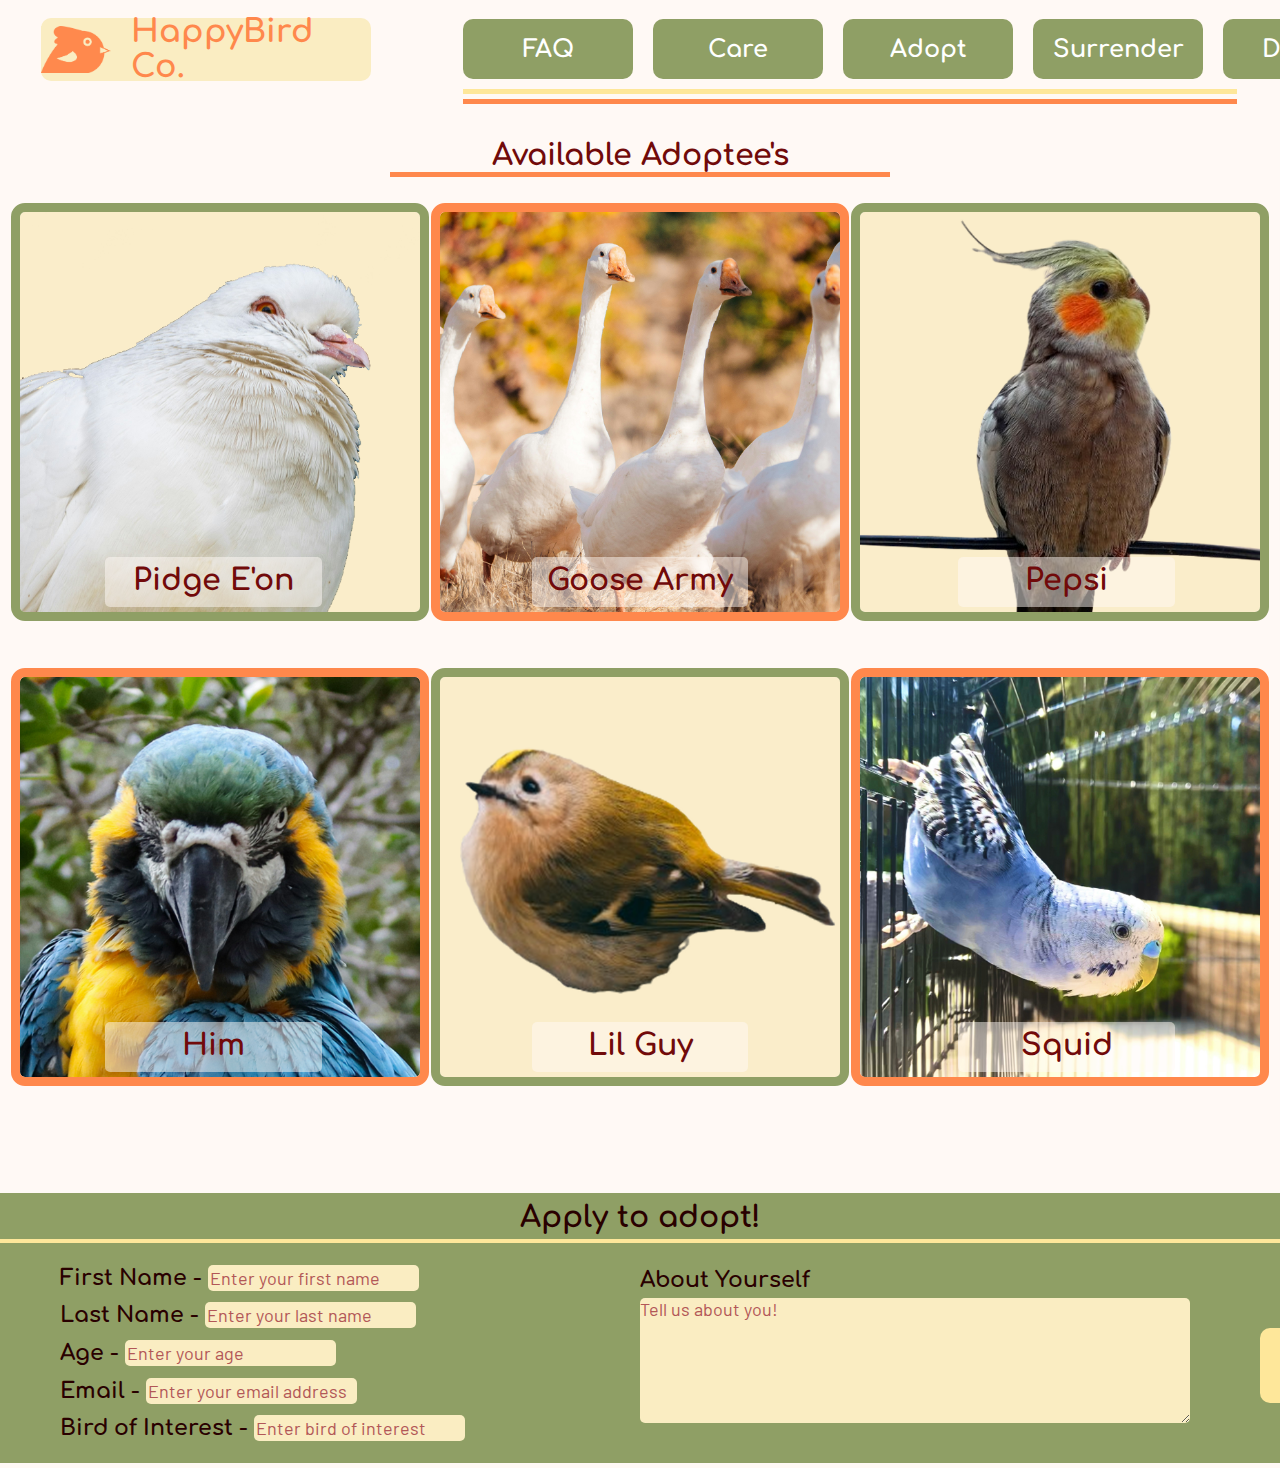
<file: adopt.html>
<!DOCTYPE html>
<html lang="en">
<head>
    <meta charset="UTF-8">
    <meta name="viewport" content="width=device-width, initial-scale=1.0">
    <title>Adopt</title>
    <link href="css/adopt.css" rel="stylesheet" type="text/css">
    <!-- comfortaa font, for headings -->
		<style>
			@import url('https://fonts.googleapis.com/css2?family=Comfortaa:wght@300..700&display=swap');
			</style>
		<!-- barlow font, for body -->
		<style>
			@import url('https://fonts.googleapis.com/css2?family=Barlow:ital,wght@0,100;0,200;0,300;0,400;0,500;0,600;0,700;0,800;0,900;1,100;1,200;1,300;1,400;1,500;1,600;1,700;1,800;1,900&family=Comfortaa:wght@300..700&display=swap');
		</style>
</head>
<body>
<!-- Header includes company name, logo, and nav -->
<header>
    <div id="headerdiv">
    <div id="logo">
        <img src="images/happy-bird-logo.png" alt="happy bird logo">
        <a href="index.html"><h1 class="comfortaa-uniquifier">HappyBird Co.</h1></a>
    </div>
    <div id="nav-and-lines">
    <nav>
        <ul class="comfortaa-uniquifier">
            <li><a href="faq.html">FAQ</a></li>
            <li><a href="care.html">Care</a></li>
            <li><a href="adopt.html">Adopt</a></li>
            <li><a href="surrender.html">Surrender</a></li>
            <li><a href="donate.html">Donate</a></li>
        </ul>
        <div id="lines">
            <div id="line-one"></div>
            <div id="line-two"></div>
        </div>
    </nav>
    </div>
        
    </div>
</header>
<!-- Main has the available adoptees -->
<main>
    <h2 class="comfortaa-uniquifier">Available Adoptee's</h2>
    <div id="main-line1"></div>
    <div id="main-img">
        <img src="images/pigeon.png" alt="pigeon pidge e'on" class="green">
        <img src="images/goose.png" alt="geese named goose army" class="orange">
        <img src="images/cockatiel.png" alt="cockatiel named Pepsi" class="green">
    </div>
    <div class="comfortaa-uniquifier" id="main-text1">
        <p>Pidge E'on</p>
        <p>Goose Army</p>
        <p>Pepsi</p>
    </div>
    <div id="main-img2">
        <img src="images/macaw.png" alt="macaw named him" class="orange">
        <img src="images/canary.png" alt="canary named lil guy" class="green">
        <img src="images/budgie.png" alt="budgie named squid" class="orange">
    </div>
    <div class="comfortaa-uniquifier" id="main-text2">
        <p>Him</p>
        <p>Lil Guy</p>
        <p>Squid</p>
    </div>
</main>

<!-- The footer title is contained outside of the footer due to it causing too many problems being inside of it-->
<div id="footer-title">
    <h2 class="comfortaa-uniquifier">Apply to adopt!</h2>
    <div id="footer-line"></div>
</div>
<!-- Footer has adoption form -->
<footer>
    <form id="footer-form" name="adoption-form" action="#" method="post">
    <div id="form-div1">
        <div>
            <label for="first-name" class="comfortaa-uniquifier">First Name -</label>
            <input type="text" class="barlow-regular" name="first-name" id="first-name" placeholder="Enter your first name">
        </div>

        <div>
            <label for="last-name" class="comfortaa-uniquifier">Last Name -</label>
            <input type="text" class="barlow-regular" name="last-name" id="last-name" placeholder="Enter your last name">
        </div>
        
        <div>
            <label for="age" class="comfortaa-uniquifier">Age -</label>
            <input type="text" class="barlow-regular" name="age" id="age" placeholder="Enter your age">
        </div>

        <div>
            <label for="email" class="comfortaa-uniquifier">Email -</label>
            <input type="text" class="barlow-regular" name="email" id="email" placeholder="Enter your email address">
        </div>

        <div>
            <label for="bird" class="comfortaa-uniquifier">Bird of Interest -</label>
            <input type="text" class="barlow-regular" name="bird" id="bird" placeholder="Enter bird of interest">
        </div>
        </div>
        <div id="about-label-div">
            <label for="about" class="comfortaa-uniquifier">About Yourself</label>
        </div>
        <div id="about-textarea">
            <textarea class="barlow-regular" placeholder="Tell us about you!" name="about" id="about"></textarea>
        </div>
        <div id="submit">
            <input type="submit" value="Submit" class="comfortaa-uniquifier">
        </div>
    </form>
</footer>
</body>
</html>
</file>
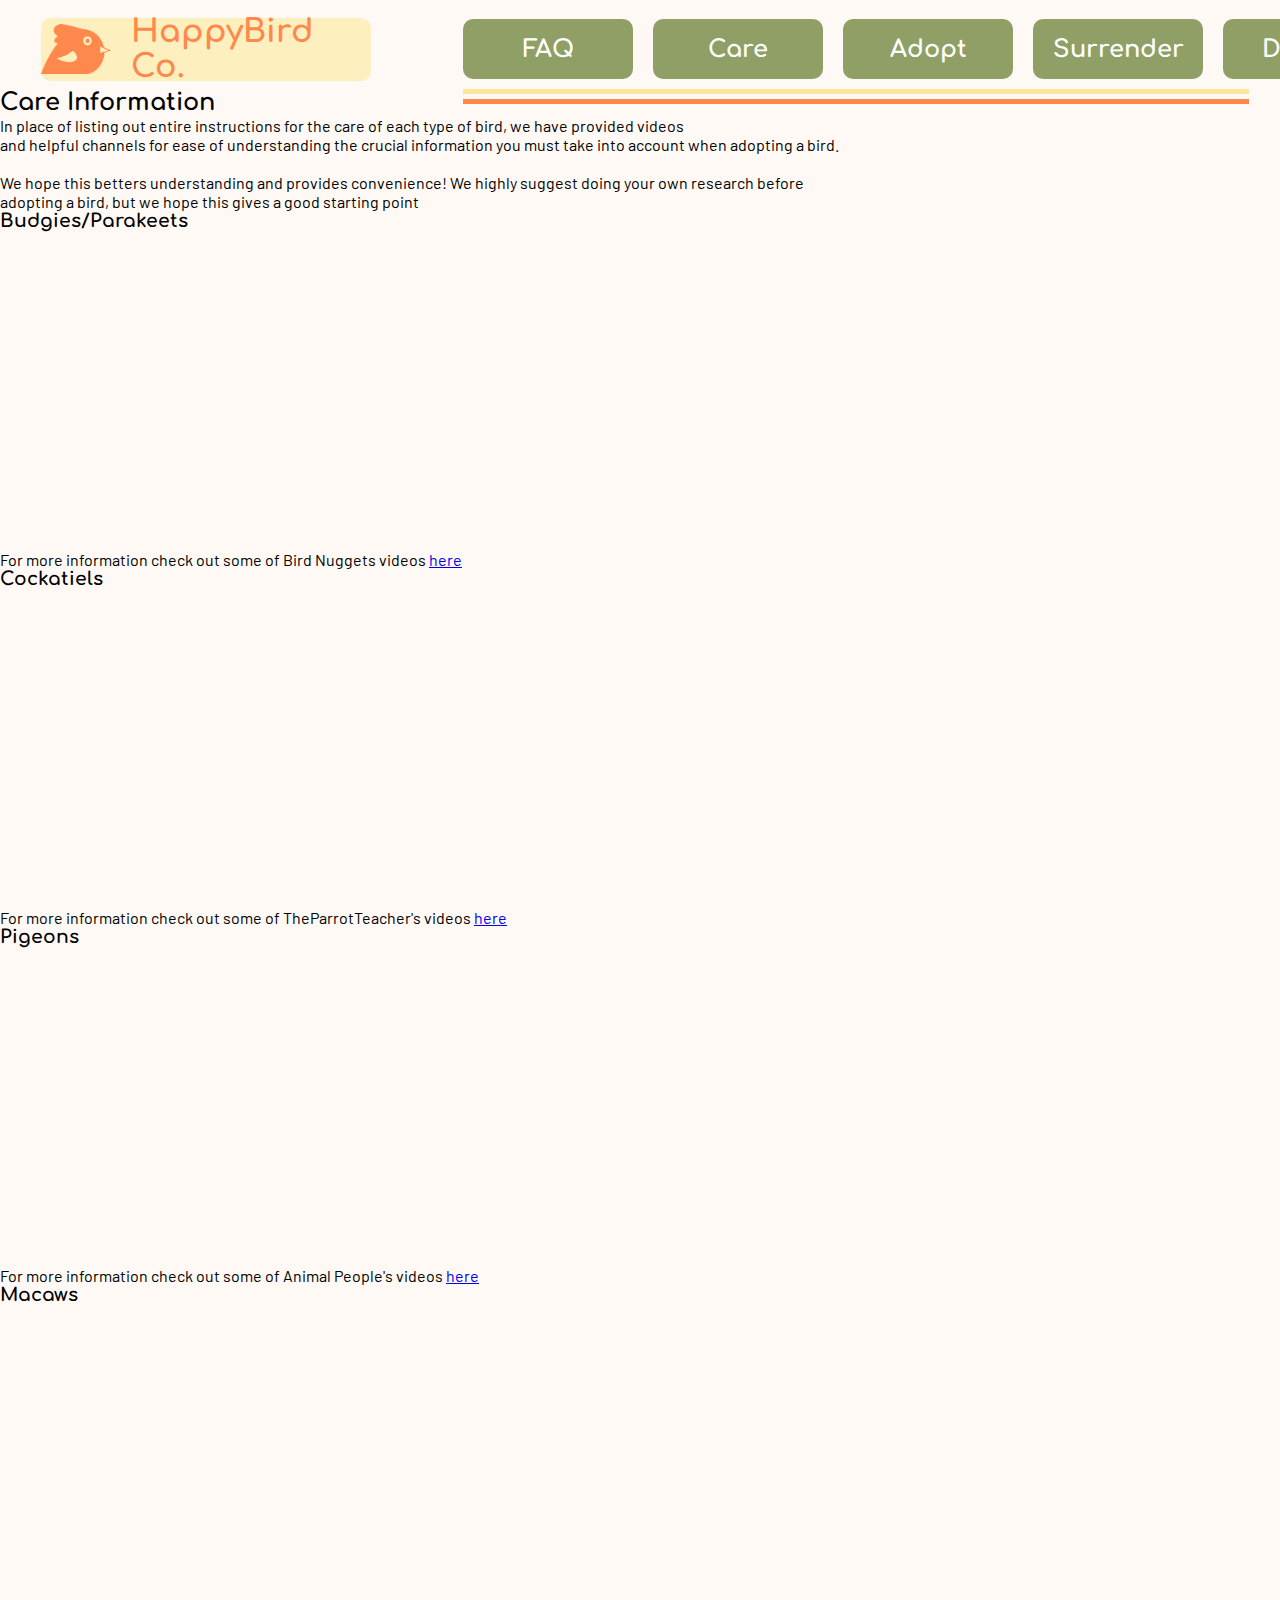
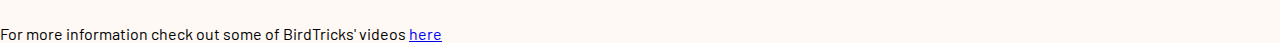
<file: care.html>
<!DOCTYPE html>
<html lang="en">
<head>
    <meta charset="UTF-8">
    <meta name="viewport" content="width=device-width, initial-scale=1.0">
    <title>Care</title>
    <link href="css/care.css" rel="stylesheet" type="text/css">
    <!-- comfortaa font, for headings -->
    <style>
        @import url('https://fonts.googleapis.com/css2?family=Comfortaa:wght@300..700&display=swap');
    </style>
    <!-- barlow font, for body -->
    <style>
        @import url('https://fonts.googleapis.com/css2?family=Barlow:ital,wght@0,100;0,200;0,300;0,400;0,500;0,600;0,700;0,800;0,900;1,100;1,200;1,300;1,400;1,500;1,600;1,700;1,800;1,900&family=Comfortaa:wght@300..700&display=swap');
    </style>
</head>
<body>
    <!-- The header includes the company name, logo, and navigation bar -->
    <header>
        <div id="headerdiv">
        <div id="logo">
            <img src="images/happy-bird-logo.png" alt="happy bird logo">
            <a href="index.html"><h1 class="comfortaa-uniquifier">HappyBird Co.</h1></a>
        </div>
        <div id="nav-and-lines">
        <nav>
            <ul class="comfortaa-uniquifier">
                <li><a href="faq.html">FAQ</a></li>
                <li><a href="care.html">Care</a></li>
                <li><a href="adopt.html">Adopt</a></li>
                <li><a href="surrender.html">Surrender</a></li>
                <li><a href="donate.html">Donate</a></li>
            </ul>
            <div id="lines">
                <div id="line-one"></div>
                <div id="line-two"></div>
            </div>
        </nav>
        </div>
            
        </div>
    </header>
    <!-- main contains iframes and care instructions -->
    <main>
        <h2 class="comfortaa-uniquifier">Care Information</h2>
        <div id="main-line1"></div>
        <p class="barlow-regular p-sizing">In place of listing out entire instructions for the care of each type of bird, we have provided videos
            <br> and helpful channels for ease of understanding the crucial information you must take into account when adopting a bird.
            <br>
            <br>We hope this betters understanding and provides convenience! We highly suggest doing your own research before
            <br>adopting a bird, but we hope this gives a good starting point
        </p>
            <hr>

        <!-- There's going to be about a million iframe videos here regarding bird care-->
        <h3 class="comfortaa-uniquifier">Budgies/Parakeets</h3>
        <!-- I hope I won't get points off for having the width and height here. I tried styling it in css and it did nothing. Everything on google
        says to define the width and height in the html rather than css -->

        <!-- Adding the text in the iframe registered as an error in the HTML validator but that's what the book told me to do. So I hope that's not a problem?-->
        <iframe width="560" height="315" src="https://www.youtube.com/embed/h5MhyxhEj7w">
            Your browser does not support the HTML5 iframe element
        </iframe>
        <iframe width="560" height="315" src="https://www.youtube.com/embed/H-Ge3Ow5uhw">
            Your browser does not support the HTML5 iframe element
        </iframe>
        <p class="barlow-regular p-sizing">For more information check out some of Bird Nuggets videos <a href="https://www.youtube.com/@Bird-Nuggets/videos" target="#blank">here</a></p><hr>

        <h3 class="comfortaa-uniquifier">Cockatiels</h3>
        <iframe width="560" height="315" src="https://www.youtube.com/embed/0WGUpvftNm4">
            Your browser does not support the HTML5 iframe element
        </iframe>
        <iframe width="560" height="315" src="https://www.youtube.com/embed/Jy7ir6LLZ6I">
            Your browser does not support the HTML5 iframe element
        </iframe>
        <p class="barlow-regular p-sizing">For more information check out some of TheParrotTeacher's videos <a href="https://www.youtube.com/@TheParrotTeacher/videos" target="#blank">here</a></p><hr>

        <h3 class="comfortaa-uniquifier">Pigeons</h3>
        <iframe width="560" height="315" src="https://www.youtube.com/embed/Tc69Ew6L9LE">
            Your browser does not support the HTML5 iframe element
        </iframe>
        <iframe width="560" height="315" src="https://www.youtube.com/embed/lOh81aKaZ5o">
            Your browser does not support the HTML5 iframe element
        </iframe>
        <p class="barlow-regular p-sizing">For more information check out some of Animal People's videos <a href="https://www.youtube.com/@animalpeople880" target="#blank">here</a></p><hr>

        <h3 class="comfortaa-uniquifier">Macaws</h3>
        <iframe width="560" height="315" src="https://www.youtube.com/embed/kkn7Y0MwEcE">
            Your browser does not support the HTML5 iframe element
        </iframe>
        <iframe width="560" height="315" src="https://www.youtube.com/embed/xA6QjVRBMh4">
            Your browser does not support the HTML5 iframe element
        </iframe>
        <p class="barlow-regular p-sizing">For more information check out some of BirdTricks' videos <a href="https://www.youtube.com/@BirdTricks/videos" target="#blank">here</a></p>
    </main>
</body>
</html>
</file>
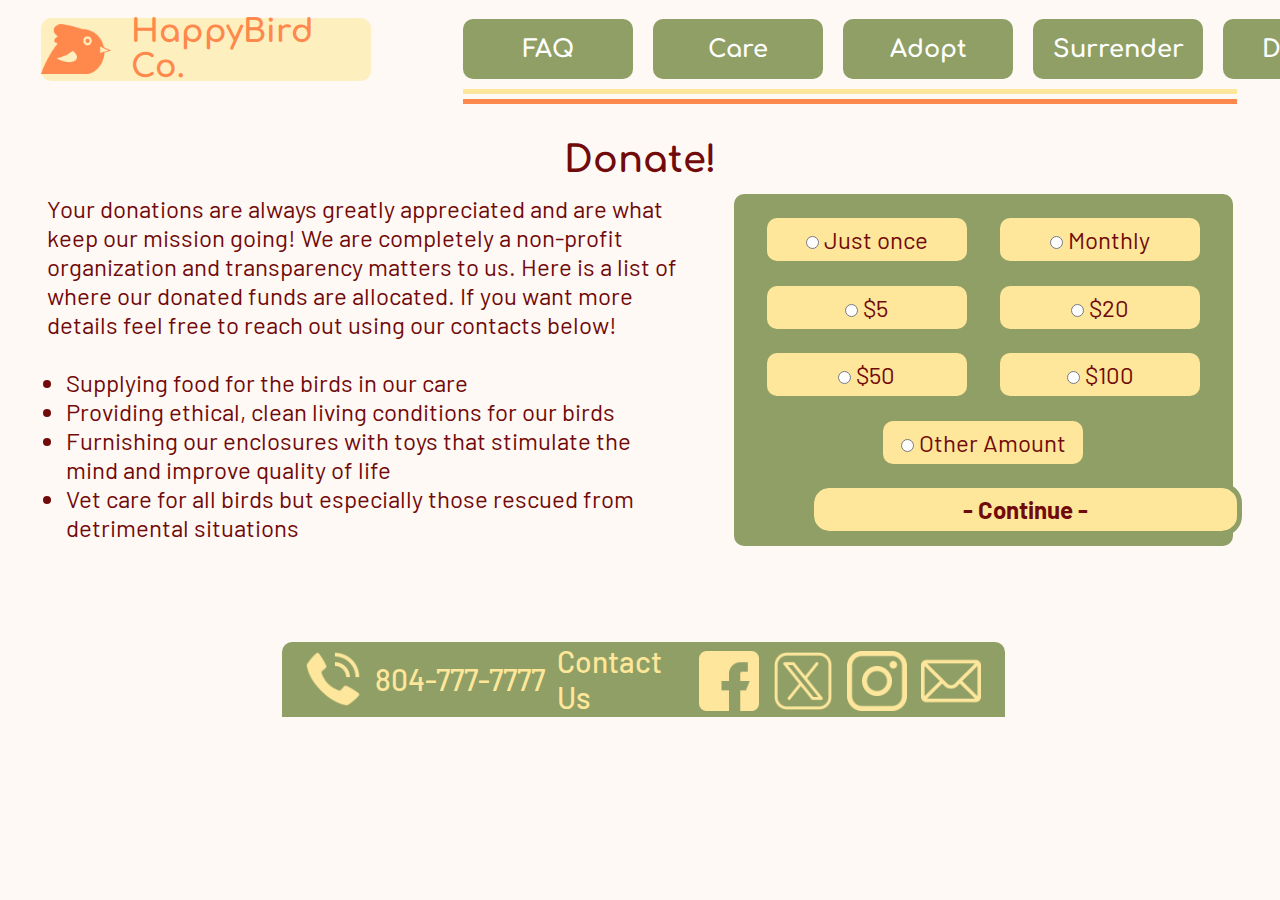
<file: donate.html>
<!DOCTYPE html>
<html lang="en">
<head>
    <meta charset="UTF-8">
    <meta name="viewport" content="width=device-width, initial-scale=1.0">
    <title>Donate</title>
    <link href="css/donate.css" type="text/css" rel="stylesheet">
    <!-- COMFORTAA FONT -->
    <style>
        @import url('https://fonts.googleapis.com/css2?family=Comfortaa:wght@300..700&display=swap');
        </style>
    <!-- BARLOW FONT -->
    <style>
        @import url('https://fonts.googleapis.com/css2?family=Barlow:ital,wght@0,100;0,200;0,300;0,400;0,500;0,600;0,700;0,800;0,900;1,100;1,200;1,300;1,400;1,500;1,600;1,700;1,800;1,900&family=Comfortaa:wght@300..700&display=swap');
        </style>
</head>
<body>
    <!-- The header includes the company name, logo, and navigation bar -->
    <header>
        <div id="headerdiv">
        <div id="logo">
            <img src="images/happy-bird-logo.png" alt="happy bird logo">
            <a href="index.html"><h1 class="comfortaa-uniquifier">HappyBird Co.</h1></a>
        </div>
        <div id="nav-and-lines">
        <nav>
            <ul class="comfortaa-uniquifier">
                <li><a href="faq.html">FAQ</a></li>
                <li><a href="care.html">Care</a></li>
                <li><a href="adopt.html">Adopt</a></li>
                <li><a href="surrender.html">Surrender</a></li>
                <li><a href="donate.html">Donate</a></li>
            </ul>
            <div id="lines">
                <div id="line-one"></div>
                <div id="line-two"></div>
            </div>
        </nav>
        </div>
            
        </div>
    </header>

    <!-- Main includes donation form and some info -->
    <main>
        <h2 class="comfortaa-uniquifier">Donate!</h2>
        <div id="main">
        <div id="main-text" class="barlow-regular">
            <p>Your donations are always greatly appreciated and are what keep our mission going! We are completely a
            non-profit organization and transparency matters to us. Here is a list of where our donated funds are allocated. If you want more details
            feel free to reach out using our contacts below!
            </p>
            <br>
            <ul>
                <li>Supplying food for the birds in our care</li>
                <li>Providing ethical, clean living conditions for our birds</li>
                <li>Furnishing our enclosures with toys that stimulate the mind and improve quality of life</li>
                <li>Vet care for all birds but especially those rescued from detrimental situations</li>
            </ul>
        </div>
            <form id="main-form" name="donate-form" action="#" method="post" class="barlow-regular">

                <div id="form" class="spacing">
                    <div id="r-once" class="form-background">
                        <input type="radio" id="just-once" name="once" value="Just once">
                        <label for="just-once">Just once</label>
                    </div>

                    <div class="form-background">
                        <input type="radio" id="monthly" name="once" value="Monthly">
                        <label for="monthly">Monthly</label>
                    </div>

                    </div>

                    <div class="spacing">
                        <div class="form-background">
                            <input type="radio" id="5" name="amount" value="$5">
                            <label for="5">$5</label>
                        </div>
                        
                        <div class="form-background">
                            <input type="radio" id="20" name="amount" value="$20">
                            <label for="20">$20</label>
                        </div>
                    </div>

                    <div class="spacing">
                        <div class="form-background">
                            <input type="radio" id="50" name="amount" value="$50">
                            <label for="50">$50</label>
                        </div>

                        <div class="form-background">
                            <input type="radio" id="100" name="amount" value="$100">
                            <label for="100">$100</label>
                        </div>
                    </div>
                    
                    <div id="other">
                        <div class="form-background">
                            <input type="radio" id="other-amount" name="amount" value="Other Amount">
                            <label for="other-amount">Other Amount</label>
                        </div>
                    </div>
                
                <div id="continue">
                    <input type="submit" value="- Continue -" class="barlow-bold">
                </div>
            </form>
            </div>
    </main>
    <!-- The footer contains contacts with interactable media buttons -->
    <footer>
        <div id="footer" class="barlow-regular">
            <div id="phone">
            <img src="images/phone.png" alt="Phone"><p>804-777-7777</p>
            </div>
            <p>Contact Us</p>
            <div id="media">
            <a href="#"><img src="images/facebook.png" alt="facebook"></a><a href="#">
            <img src="images/x.png" alt="x"></a><a href="#"><img src="images/instagram.png" alt="instagram">
            </a><a href="#"><img src="images/mail.png" alt="email"></a>
            </div>
        </div>
    </footer>
</body>
</html>
</file>
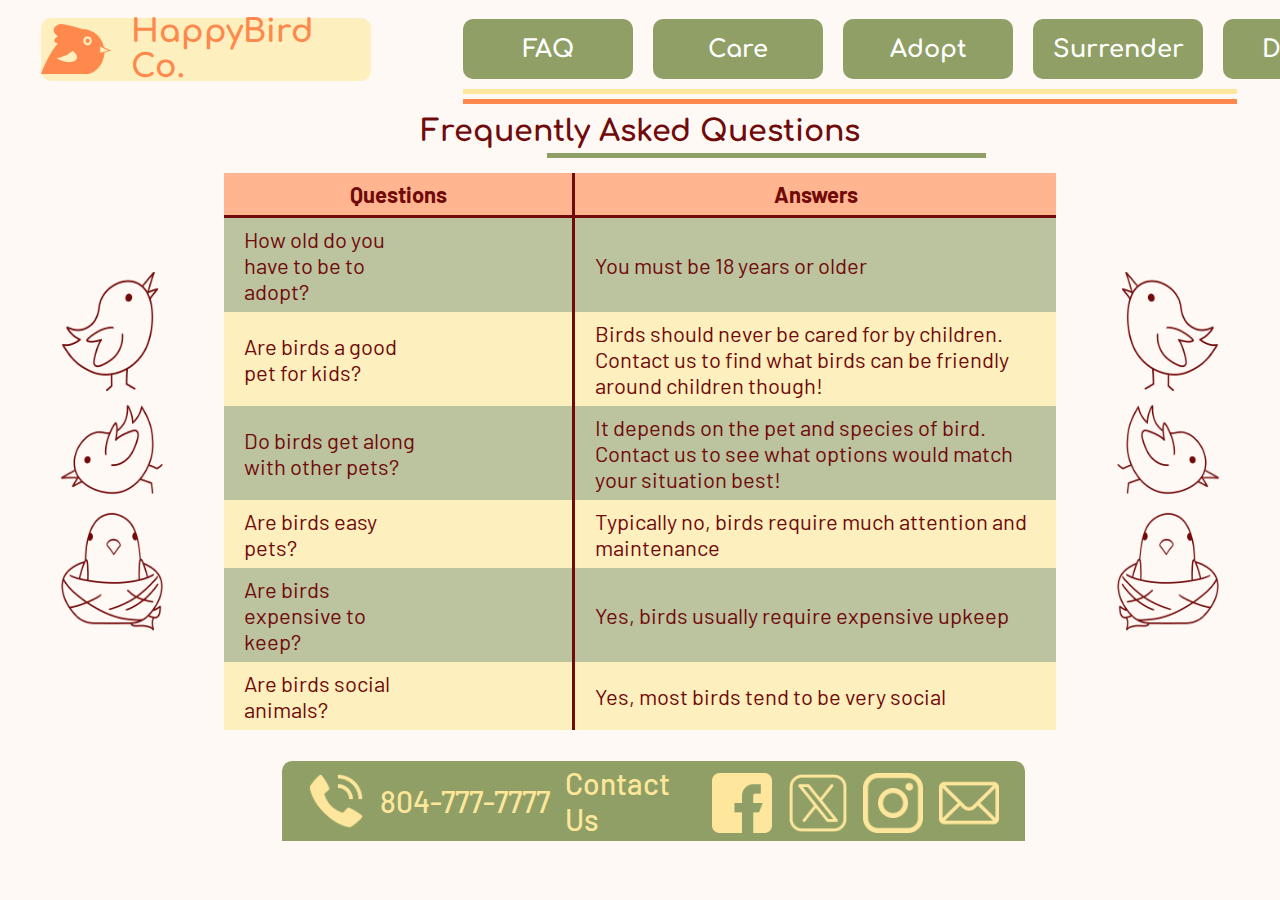
<file: faq.html>
<!DOCTYPE html>
<html lang="en">
<head>
    <meta charset="UTF-8">
    <meta name="viewport" content="width=device-width, initial-scale=1.0">
    <title>FAQ</title>
    <link href="css/faq.css" type="text/css" rel="stylesheet">
    <!-- comfortaa font, for headings -->
		<style>
			@import url('https://fonts.googleapis.com/css2?family=Comfortaa:wght@300..700&display=swap');
			</style>
		<!-- barlow font, for body -->
		<style>
			@import url('https://fonts.googleapis.com/css2?family=Barlow:ital,wght@0,100;0,200;0,300;0,400;0,500;0,600;0,700;0,800;0,900;1,100;1,200;1,300;1,400;1,500;1,600;1,700;1,800;1,900&family=Comfortaa:wght@300..700&display=swap');
		</style>
</head>
<body>

<!-- The header includes the company name, logo, and navigation bar -->
<header>
    <div id="headerdiv">
    <div id="logo">
        <img src="images/happy-bird-logo.png" alt="happy bird logo">
        <a href="index.html"><h1 class="comfortaa-uniquifier">HappyBird Co.</h1></a>
    </div>
    <div id="nav-and-lines">
    <nav>
        <ul class="comfortaa-uniquifier">
            <li><a href="faq.html">FAQ</a></li>
            <li><a href="care.html">Care</a></li>
            <li><a href="adopt.html">Adopt</a></li>
            <li><a href="surrender.html">Surrender</a></li>
            <li><a href="donate.html">Donate</a></li>
        </ul>
        <div id="lines">
            <div id="line-one"></div>
            <div id="line-two"></div>
        </div>
    </nav>
    </div>
        
    </div>
</header>

    <!-- Main includes images and table -->
    <main>
        <h2 class="comfortaa-uniquifier">Frequently Asked Questions</h2>
        <div id="main-line1"></div>
        <div id="table">
        <img src="images/bird-group-2.png" alt="cartoon style birds">
        <table class="barlow-regular">
            <tr>
                <th>Questions</th>
                <th class="right">Answers</th>
            </tr>
            <tr class="green">
                <td class="left">How old do you have to be to adopt?</td>
                <td class="right">You must be 18 years or older</td>
            </tr>
            <tr class="yellow">
                <td class="left">Are birds a good pet for kids?</td>
                <td class="right">Birds should never be cared for by children. Contact us to find what birds can be friendly around children though!</td>
            </tr>
            <tr class="green">
                <td class="left">Do birds get along with other pets?</td>
                <td class="right">It depends on the pet and species of bird. Contact us to see what options would match your situation best!</td>
            </tr>
            <tr class="yellow">
                <td class="left">Are birds easy pets?</td>
                <td class="right">Typically no, birds require much attention and maintenance</td>
            </tr>
            <tr class="green">
                <td class="left">Are birds expensive to keep?</td>
                <td class="right">Yes, birds usually require expensive upkeep</td>
            </tr>
            <tr class="yellow">
                <td class="left">Are birds social animals?</td>
                <td class="right">Yes, most birds tend to be very social</td>
            </tr>
        </table>
        <img src="images/bird-group-reverse-2.png" alt="cartoon style birds">
        </div>
    </main>

    <!-- The footer contains contacts with interactable media buttons -->
		<footer>
			<div id="footer" class="barlow-regular">
				<div id="phone">
				<img src="images/phone.png" alt="Phone"><p>804-777-7777</p>
				</div>
				<p>Contact Us</p>
				<div id="media">
				<a href="#"><img src="images/facebook.png" alt="facebook"></a><a href="#">
				<img src="images/x.png" alt="x"></a><a href="#"><img src="images/instagram.png" alt="instagram">
				</a><a href="#"><img src="images/mail.png" alt="email"></a>
				</div>
			</div>
		</footer>
</body>
</html>
</file>
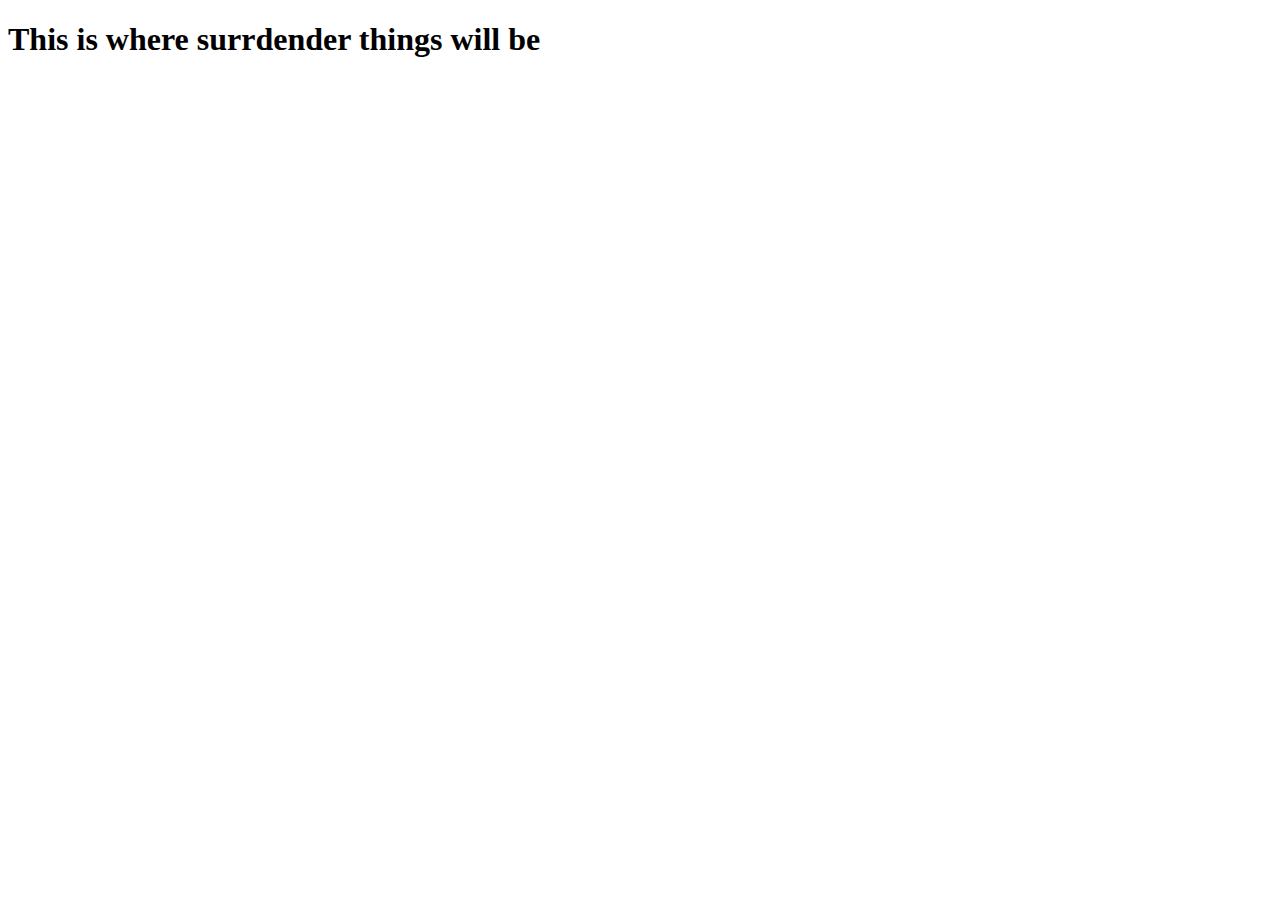
<file: surrdender.html>
<!DOCTYPE html>
<html lang="en">
<head>
    <meta charset="UTF-8">
    <meta name="viewport" content="width=device-width, initial-scale=1.0">
    <title>Surrender</title>
</head>
<body>
    <h1>This is where surrdender things will be</h1>
</body>
</html>
</file>
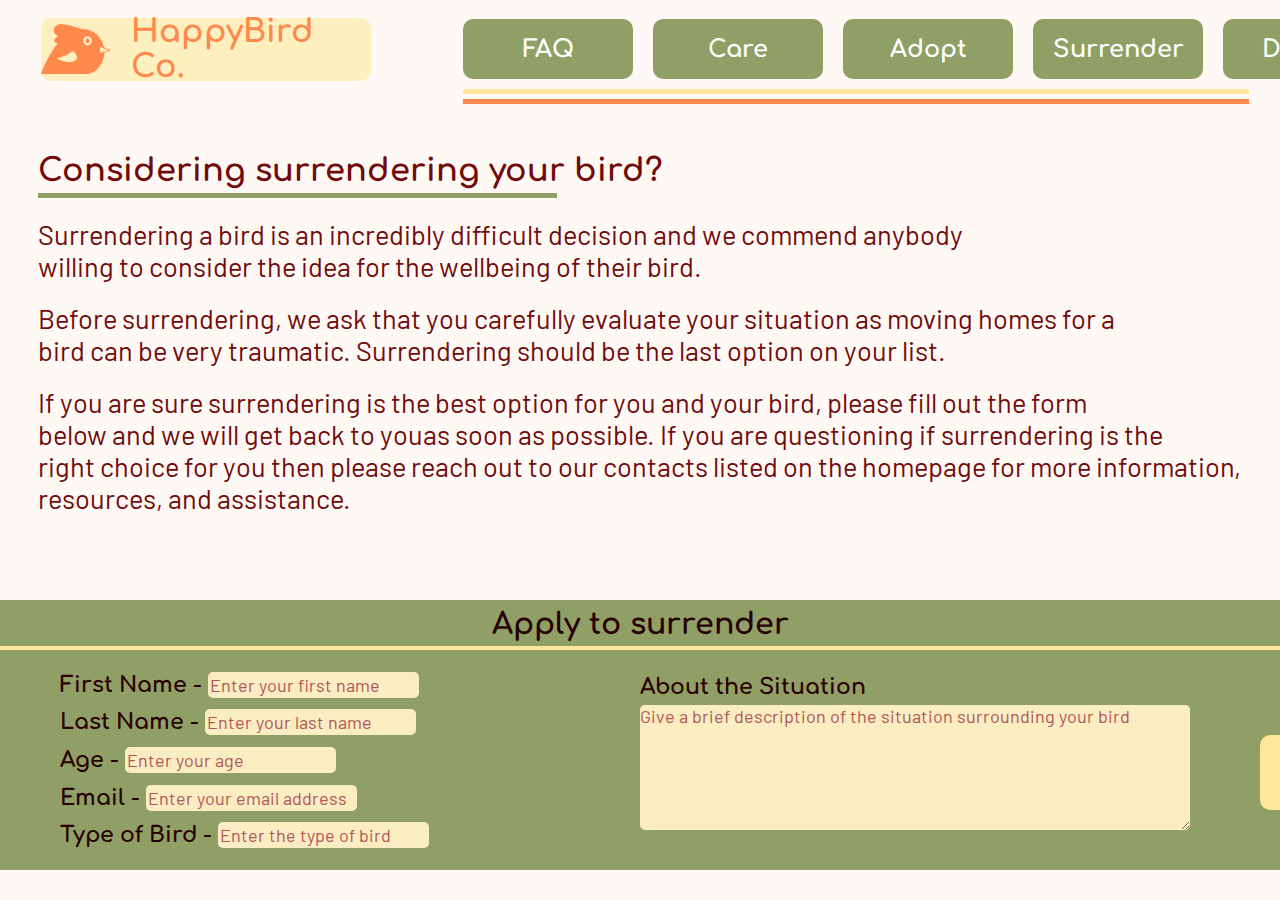
<file: surrender.html>
<!DOCTYPE html>
<html lang="en">
<head>
    <meta charset="UTF-8">
    <meta name="viewport" content="width=device-width, initial-scale=1.0">
    <title>Surrender</title>
    <link href="css/surrender.css" rel="stylesheet" type="text/css">
    <!-- comfortaa font, for headings -->
    <style>
        @import url('https://fonts.googleapis.com/css2?family=Comfortaa:wght@300..700&display=swap');
    </style>
    <!-- barlow font, for body -->
    <style>
        @import url('https://fonts.googleapis.com/css2?family=Barlow:ital,wght@0,100;0,200;0,300;0,400;0,500;0,600;0,700;0,800;0,900;1,100;1,200;1,300;1,400;1,500;1,600;1,700;1,800;1,900&family=Comfortaa:wght@300..700&display=swap');
    </style>
</head>
<body>
    <!-- The header includes the company name, logo, and navigation bar -->
    <header>
        <div id="headerdiv">
        <div id="logo">
            <img src="images/happy-bird-logo.png" alt="happy bird logo">
            <a href="index.html"><h1 class="comfortaa-uniquifier">HappyBird Co.</h1></a>
        </div>
        <div id="nav-and-lines">
        <nav>
            <ul class="comfortaa-uniquifier">
                <li><a href="faq.html">FAQ</a></li>
                <li><a href="care.html">Care</a></li>
                <li><a href="adopt.html">Adopt</a></li>
                <li><a href="surrender.html">Surrender</a></li>
                <li><a href="donate.html">Donate</a></li>
            </ul>
            <div id="lines">
                <div id="line-one"></div>
                <div id="line-two"></div>
            </div>
        </nav>
        </div>
            
        </div>
    </header>
    <!-- Main contains text -->
     <main>
        <div id="main">
            <h2 class="comfortaa-uniquifier">Considering surrendering your bird?</h2>
            <div id="main-line1"></div>
            <p class="barlow-regular">
                Surrendering a bird is an incredibly difficult decision and we commend anybody
                <br>willing to consider the idea for the wellbeing of their bird.
                <br>
            </p>
            <p class="barlow-regular">
                Before surrendering, we ask that you carefully evaluate your situation as moving homes for a
                <br>bird can be very traumatic. Surrendering should be the last option on your list.
            </p>
            <p class="barlow-regular">
                If you are sure surrendering is the best option for you and your bird, please fill out the form
                <br>below and we will get back to youas soon as possible. If you are questioning if surrendering is the
                <br>right choice for you then please reach out to our contacts listed on the homepage for more information, resources, and assistance.
            </p>
        </div>
     </main>
     <!-- The footer title is contained outside of the footer due to it causing too many problems being inside of it-->
<div id="footer-title">
    <h3 class="comfortaa-uniquifier">Apply to surrender</h3>
    <div id="footer-line"></div>
</div>
<!-- Footer has surrender form -->
<footer>
    <form id="footer-form" name="adoption-form" action="#" method="post">
    <div id="form-div1">
        <div>
            <label for="first-name" class="comfortaa-uniquifier">First Name -</label>
            <input type="text" class="barlow-regular" name="first-name" id="first-name" placeholder="Enter your first name">
        </div>

        <div>
            <label for="last-name" class="comfortaa-uniquifier">Last Name -</label>
            <input type="text" class="barlow-regular" name="last-name" id="last-name" placeholder="Enter your last name">
        </div>
        
        <div>
            <label for="age" class="comfortaa-uniquifier">Age -</label>
            <input type="text" class="barlow-regular" name="age" id="age" placeholder="Enter your age">
        </div>

        <div>
            <label for="email" class="comfortaa-uniquifier">Email -</label>
            <input type="text" class="barlow-regular" name="email" id="email" placeholder="Enter your email address">
        </div>

        <div>
            <label for="bird" class="comfortaa-uniquifier">Type of Bird -</label>
            <input type="text" class="barlow-regular" name="bird" id="bird" placeholder="Enter the type of bird">
        </div>
        </div>
        <div id="about-label-div">
            <label for="about" class="comfortaa-uniquifier">About the Situation</label>
        </div>
        <div id="about-textarea">
            <textarea class="barlow-regular" placeholder="Give a brief description of the situation surrounding your bird" name="about" id="about"></textarea>
        </div>
        <div id="submit">
            <input type="submit" value="Submit" class="comfortaa-uniquifier">
        </div>
    </form>
</footer>
</body>
</html>
</file>
<file: css/adopt.css>
/* RESET STYLE */
* {
    border: 0px;
    padding: 0px;
    margin: 0px;
    box-sizing: border-box;
}

/* FONTS */

/* comfortaa font */
.comfortaa-uniquifier {
    font-family: "Comfortaa", sans-serif;
    font-weight: 700;
    font-style: normal;
}

/* barlow font */
.barlow-thin {
    font-family: "Barlow", sans-serif;
    font-weight: 100;
    font-style: normal;
  }
  
  .barlow-extralight {
    font-family: "Barlow", sans-serif;
    font-weight: 200;
    font-style: normal;
  }
  
  .barlow-light {
    font-family: "Barlow", sans-serif;
    font-weight: 300;
    font-style: normal;
  }
  
  .barlow-regular {
    font-family: "Barlow", sans-serif;
    font-weight: 400;
    font-style: normal;
  }
  
  .barlow-medium {
    font-family: "Barlow", sans-serif;
    font-weight: 500;
    font-style: normal;
  }
  
  .barlow-semibold {
    font-family: "Barlow", sans-serif;
    font-weight: 600;
    font-style: normal;
  }
  
  .barlow-bold {
    font-family: "Barlow", sans-serif;
    font-weight: 700;
    font-style: normal;
  }
  
  .barlow-extrabold {
    font-family: "Barlow", sans-serif;
    font-weight: 800;
    font-style: normal;
  }
  
  .barlow-black {
    font-family: "Barlow", sans-serif;
    font-weight: 900;
    font-style: normal;
  }
  
  .barlow-thin-italic {
    font-family: "Barlow", sans-serif;
    font-weight: 100;
    font-style: italic;
  }
  
  .barlow-extralight-italic {
    font-family: "Barlow", sans-serif;
    font-weight: 200;
    font-style: italic;
  }
  
  .barlow-light-italic {
    font-family: "Barlow", sans-serif;
    font-weight: 300;
    font-style: italic;
  }
  
  .barlow-regular-italic {
    font-family: "Barlow", sans-serif;
    font-weight: 400;
    font-style: italic;
  }
  
  .barlow-medium-italic {
    font-family: "Barlow", sans-serif;
    font-weight: 500;
    font-style: italic;
  }
  
  .barlow-semibold-italic {
    font-family: "Barlow", sans-serif;
    font-weight: 600;
    font-style: italic;
  }
  
  .barlow-bold-italic {
    font-family: "Barlow", sans-serif;
    font-weight: 700;
    font-style: italic;
  }
  
  .barlow-extrabold-italic {
    font-family: "Barlow", sans-serif;
    font-weight: 800;
    font-style: italic;
  }
  
  .barlow-black-italic {
    font-family: "Barlow", sans-serif;
    font-weight: 900;
    font-style: italic;
  }

/* BODY */
body {
  background-color: hsl(22, 100%, 98%);
  max-height: 100%;
  max-width: 100%;
  overflow-x: hidden;
  overflow-y: scroll;
}

/*HEADER STYLES */
#logo {
  display: flex;
  position: relative;
  justify-content: center;
  flex-direction: row;
  vertical-align: center;
  align-items: center;
  font-size: 1em;
  width: 540px;
  height: 63px;
  background-color: hsl(46, 85%, 87%);
  color: hsl(20, 100%, 65%);
  border-radius: 10px;
  left: 3.2%;
  margin-top: 1.4%;
}

header h1 {
  padding-right: 10px;
}

header a {
  color: hsl(20, 100%, 65%);
  text-decoration: none;
}

header img {
  width: 70px;
  background-color: hsl(46, 85%, 87%);
  margin-right: 20px;
}

#headerdiv {
  display: flex;
  position: relative;
  flex-direction: row;
  width: 100%;
}

/*NAVIGATION*/
#nav-and-lines {
  display: flex;
  flex-direction: column;
  width: 100%;
}

nav {
  width: 100%;
}

nav ul {
  display: flex;
  position: relative;
  flex-direction: row;
  justify-content: space-evenly;
  width: 80%;
  left: 14%;
  text-decoration: none;
  list-style-type: none;
  font-size: 1.5em;
  margin-top: 2%;
}

nav ul li a{
  display: flex;
  position: relative;
  text-align: center;
  vertical-align: middle;
  justify-content: center;
  align-items: center;
  width: 170px;
  height: 60px;
  margin-right: 20px;
  border-radius: 10px;
  box-sizing: border-box;
  background-color: hsl(76, 23%, 51%);
  color: white;
}

nav ul li a:hover {
  background-color:hsl(20, 100%, 65%);
}

#lines {
  width: 100%;
}

#line-one {
  display: flex;
  position: relative;
  background-color: hsl(46, 98%, 80%);
  width: 81.5%;
  height: 5px;
  left: 14%;
  top: 10px;
}

#line-two {
  display: flex;
  position: relative;
  background-color: hsl(20, 100%, 65%);
  width: 81.5%;
  height: 5px;
  left: 14%;
  top: 15px;
}

/* MAIN */
::before ::after {
  box-sizing: border-box;
}

main {
  display: flex;
  position: relative;
  flex-direction: column;
  justify-content: center;
  text-align: center;
  align-items: center;
  width: 100%;
  height: 100%;
  top: 50px;
  font-size: 20px;
  color: hsl(0, 84%, 24%);
}

#main-line1 {
  background-color: hsl(20, 100%, 65%);
  width: 500px;
  height: 5px;
} 

main div img {
  width: 400px;
  height: 400px;
}

.green {
  outline: 9px solid hsl(76, 23%, 51%);
  border-radius: 5px;
}

.orange {
  outline: 9px solid hsl(20, 100%, 65%);
  border-radius: 5px;
}

#main-img {
  display: flex;
  position: relative;
  flex-direction: row;
  justify-content: space-evenly;
  width: 100%;
  top: 35px;
}

#main-img2 {
  display: flex;
  position: relative;
  flex-direction: row;
  justify-content: space-evenly;
  width: 100%;
  top: 50px;
  padding-bottom: 100px;
}

#main-text1 {
  display: flex;
  position: relative;
  justify-content: space-evenly;
  width: 100%;
  top: -20px;
}

#main-text2 {
  display: flex;
  position: relative;
  justify-content: space-evenly;
  width: 100%;
  top: -105px;
}

main div p {
  margin-left: 105px;
  margin-right: 105px;
  font-size: 30px;
  background-color:hsla(24, 100%, 98%, 0.5);
  padding: 7px;
  width: 230px;
  height: 50px;
  border-radius: 5px;
}

/* FOOTER TITLE (refer to html comment) */
#footer-title {
  display: flex;
  position: relative;
  flex-direction: column;
  align-items: center;
  width: 100%;
  top: 64px;
  z-index: 999;
}

div h2 {
  font-size: 30px;
  margin-top: 10px;
  text-align: center;
  color:hsl(0, 100%, 8%);
}

#footer-line {
  background-color:hsl(46, 98%, 80%);
  width: 100%;
  height: 4px;
  margin-top: 5px;
} 

/* FORM & FOOTER */

footer {
    display: flex;
    position: relative;
    flex-direction: column;
    bottom: 0px;
    background-color: hsl(76, 23%, 51%);
    width: 100%;
    height: 270px;
    bottom: -14px;
}

#form-div1 {
    display: flex;
    position: relative;
    flex-direction: column;
    justify-content: space-evenly;
    vertical-align: middle;
    text-align: left;
    font-size: 22px;
    margin-top: 0px;
    height: 200px;
    margin-left: 60px;
    top: 60px;
    color:hsl(0, 100%, 8%);
}

input[type=text] {
    font-size: 18px;
    padding: 2px;
    border-radius: 5px;
    background-color: hsl(46, 85%, 87%);
}

::placeholder {
  color:hsl(0, 37%, 52%);
  opacity: 1;
}

#about-label-div {
    display: flex;
    position: absolute;
    flex-direction: row;
    justify-content: center;
    font-size: 22px;
    top: 75px;
    left: 640px;
    color:hsl(0, 100%, 8%);
}

#about-textarea {
    display: flex;
    position: absolute;
    font-size: 40px;
    top: 105px;
    left: 640px;
    width: 550px;
    height: 125px;
}

textarea {
  width: 550px;
  height: 125px;
  border-radius: 5px;
  font-size: 18px;
  background-color:hsl(46, 85%, 87%);
}

#submit {
  display: flex;
  position: relative;
  top: -65px;
  left: 1260px;
}

input[type=submit] {
  width: 200px;
  height: 75px;
  border-radius: 10px;
  font-size: 22px;
  background-color: hsl(46, 98%, 80%);
  color:hsl(0, 100%, 8%);
}

input[type=submit]:hover {
  color: white;
  background-color: hsl(20, 100%, 65%);
  outline: 4px solid white;
  font-size: 24px;
}

footer:after {
  content: none;
}
</file>
<file: css/care.css>
/*RESET STYLESTHEET*/ 
* {
    margin: 0;
    padding: 0;
    border: 0;
  }
  
  /* comfortaa font */
  .comfortaa-uniquifier {
    font-family: "Comfortaa", sans-serif;
    font-weight: 700;
    font-style: normal;
  }
  /* barlow font */
  .barlow-thin {
      font-family: "Barlow", sans-serif;
      font-weight: 100;
      font-style: normal;
    }
    
    .barlow-extralight {
      font-family: "Barlow", sans-serif;
      font-weight: 200;
      font-style: normal;
    }
    
    .barlow-light {
      font-family: "Barlow", sans-serif;
      font-weight: 300;
      font-style: normal;
    }
    
    .barlow-regular {
      font-family: "Barlow", sans-serif;
      font-weight: 400;
      font-style: normal;
    }
    
    .barlow-medium {
      font-family: "Barlow", sans-serif;
      font-weight: 500;
      font-style: normal;
    }
    
    .barlow-semibold {
      font-family: "Barlow", sans-serif;
      font-weight: 600;
      font-style: normal;
    }
    
    .barlow-bold {
      font-family: "Barlow", sans-serif;
      font-weight: 700;
      font-style: normal;
    }
    
    .barlow-extrabold {
      font-family: "Barlow", sans-serif;
      font-weight: 800;
      font-style: normal;
    }
    
    .barlow-black {
      font-family: "Barlow", sans-serif;
      font-weight: 900;
      font-style: normal;
    }
    
    .barlow-thin-italic {
      font-family: "Barlow", sans-serif;
      font-weight: 100;
      font-style: italic;
    }
    
    .barlow-extralight-italic {
      font-family: "Barlow", sans-serif;
      font-weight: 200;
      font-style: italic;
    }
    
    .barlow-light-italic {
      font-family: "Barlow", sans-serif;
      font-weight: 300;
      font-style: italic;
    }
    
    .barlow-regular-italic {
      font-family: "Barlow", sans-serif;
      font-weight: 400;
      font-style: italic;
    }
    
    .barlow-medium-italic {
      font-family: "Barlow", sans-serif;
      font-weight: 500;
      font-style: italic;
    }
    
    .barlow-semibold-italic {
      font-family: "Barlow", sans-serif;
      font-weight: 600;
      font-style: italic;
    }
    
    .barlow-bold-italic {
      font-family: "Barlow", sans-serif;
      font-weight: 700;
      font-style: italic;
    }
    
    .barlow-extrabold-italic {
      font-family: "Barlow", sans-serif;
      font-weight: 800;
      font-style: italic;
    }
    
    .barlow-black-italic {
      font-family: "Barlow", sans-serif;
      font-weight: 900;
      font-style: italic;
    }
  
  /* BODY */
  body {
    background-color: hsl(22, 100%, 98%);
    max-height: 100%;
    max-width: 100%;
    overflow-x: hidden;
    overflow-y: scroll;
  }
  
  /*HEADER STYLES */
#logo {
    display: flex;
    position: relative;
    justify-content: center;
    flex-direction: row;
    vertical-align: center;
    align-items: center;
    font-size: 1em;
    width: 540px;
    height: 63px;
    background-color: hsla(46, 98%, 80%, 0.6);
    color: hsl(20, 100%, 65%);
    border-radius: 10px;
    left: 3.2%;
    margin-top: 1.4%;
  }
  
  header h1 {
    padding-right: 10px;
  }
  
  header a {
    color: hsl(20, 100%, 65%);
    text-decoration: none;
  }
  
  #logo img {
    width: 70px;
    height: 50px;
    background-color: transparent;
    margin-right: 20px;
  }
  
  #headerdiv {
    display: flex;
    position: relative;
    flex-direction: row;
    width: 100%;
  }
  
  /*NAVIGATION*/
  #nav-and-lines {
    display: flex;
    flex-direction: column;
    width: 100%;
  }
  
  nav {
    width: 100%;
  }
  
  nav ul {
    display: flex;
    position: relative;
    flex-direction: row;
    justify-content: space-evenly;
    width: 80%;
    left: 14%;
    text-decoration: none;
    list-style-type: none;
    font-size: 1.5em;
    margin-top: 2%;
  }
  
  nav ul li a{
    display: flex;
    position: relative;
    text-align: center;
    vertical-align: middle;
    justify-content: center;
    align-items: center;
    width: 170px;
    height: 60px;
    margin-right: 20px;
    border-radius: 10px;
    box-sizing: border-box;
    background-color: hsl(76, 23%, 51%);
    color: white;
  }
  
  nav ul li a:hover {
    background-color:hsl(20, 100%, 65%);
  }
  
  #lines {
    width: 100%;
  }
  
  #line-one {
    display: flex;
    position: relative;
    background-color: hsl(46, 98%, 80%);
    width: 82.7%;
    height: 5px;
    left: 14%;
    top: 10px;
  }
  
  #line-two {
    display: flex;
    position: relative;
    background-color: hsl(20, 100%, 65%);
    width: 82.7%;
    height: 5px;
    left: 14%;
    top: 15px;
  }
</file>
<file: css/donate.css>
/* STYLE RESET */
* {
    margin: 0px;
    border: 0px;
    padding: 0px;
}

*,
*:before,
*:after {
  box-sizing: border-box;
}

/* FONTS */

/* COMFORTAA FONT */
.comfortaa-uniquifier {
    font-family: "Comfortaa", sans-serif;
    font-weight: 700;
    font-style: normal;
  }
  /* BARLOW FONT */
  .barlow-thin {
      font-family: "Barlow", sans-serif;
      font-weight: 100;
      font-style: normal;
    }
    
    .barlow-extralight {
      font-family: "Barlow", sans-serif;
      font-weight: 200;
      font-style: normal;
    }
    
    .barlow-light {
      font-family: "Barlow", sans-serif;
      font-weight: 300;
      font-style: normal;
    }
    
    .barlow-regular {
      font-family: "Barlow", sans-serif;
      font-weight: 400;
      font-style: normal;
    }
    
    .barlow-medium {
      font-family: "Barlow", sans-serif;
      font-weight: 500;
      font-style: normal;
    }
    
    .barlow-semibold {
      font-family: "Barlow", sans-serif;
      font-weight: 600;
      font-style: normal;
    }
    
    .barlow-bold {
      font-family: "Barlow", sans-serif;
      font-weight: 700;
      font-style: normal;
    }
    
    .barlow-extrabold {
      font-family: "Barlow", sans-serif;
      font-weight: 800;
      font-style: normal;
    }
    
    .barlow-black {
      font-family: "Barlow", sans-serif;
      font-weight: 900;
      font-style: normal;
    }
    
    .barlow-thin-italic {
      font-family: "Barlow", sans-serif;
      font-weight: 100;
      font-style: italic;
    }
    
    .barlow-extralight-italic {
      font-family: "Barlow", sans-serif;
      font-weight: 200;
      font-style: italic;
    }
    
    .barlow-light-italic {
      font-family: "Barlow", sans-serif;
      font-weight: 300;
      font-style: italic;
    }
    
    .barlow-regular-italic {
      font-family: "Barlow", sans-serif;
      font-weight: 400;
      font-style: italic;
    }
    
    .barlow-medium-italic {
      font-family: "Barlow", sans-serif;
      font-weight: 500;
      font-style: italic;
    }
    
    .barlow-semibold-italic {
      font-family: "Barlow", sans-serif;
      font-weight: 600;
      font-style: italic;
    }
    
    .barlow-bold-italic {
      font-family: "Barlow", sans-serif;
      font-weight: 700;
      font-style: italic;
    }
    
    .barlow-extrabold-italic {
      font-family: "Barlow", sans-serif;
      font-weight: 800;
      font-style: italic;
    }
    
    .barlow-black-italic {
      font-family: "Barlow", sans-serif;
      font-weight: 900;
      font-style: italic;
    }
/* BODY */
body {
  background-color: hsl(22, 100%, 98%);
  max-height: 100%;
  max-width: 100%;
  overflow: hidden;
}

/*HEADER STYLES */
#logo {
  display: flex;
  position: relative;
  justify-content: center;
  flex-direction: row;
  vertical-align: center;
  align-items: center;
  font-size: 1em;
  width: 540px;
  height: 63px;
  background-color: hsla(46, 98%, 80%, 0.6);
  color: hsl(20, 100%, 65%);
  border-radius: 10px;
  left: 3.2%;
  margin-top: 1.4%;
}

header h1 {
  padding-right: 10px;
}

header a {
  color: hsl(20, 100%, 65%);
  text-decoration: none;
}

#logo img {
  width: 70px;
  height: 50px;
  background-color: transparent;
  margin-right: 20px;
}

#headerdiv {
  display: flex;
  position: relative;
  flex-direction: row;
  width: 100%;
}

/*NAVIGATION*/
#nav-and-lines {
  display: flex;
  flex-direction: column;
  width: 100%;
}

nav {
  width: 100%;
}

nav ul {
  display: flex;
  position: relative;
  flex-direction: row;
  justify-content: space-evenly;
  width: 80%;
  left: 14%;
  text-decoration: none;
  list-style-type: none;
  font-size: 1.5em;
  margin-top: 2%;
}

nav ul li a{
  display: flex;
  position: relative;
  text-align: center;
  vertical-align: middle;
  justify-content: center;
  align-items: center;
  width: 170px;
  height: 60px;
  margin-right: 20px;
  border-radius: 10px;
  box-sizing: border-box;
  background-color: hsl(76, 23%, 51%);
  color: white;
}

nav ul li a:hover {
  background-color:hsl(20, 100%, 65%);
}

#lines {
  width: 100%;
}

#line-one {
  display: flex;
  position: relative;
  background-color: hsl(46, 98%, 80%);
  width: 81.5%;
  height: 5px;
  left: 14%;
  top: 10px;
}

#line-two {
  display: flex;
  position: relative;
  background-color: hsl(20, 100%, 65%);
  width: 81.5%;
  height: 5px;
  left: 14%;
  top: 15px;
}

/* MAIN */
main {
    display: flex;
    position: relative;
    justify-content: center;
    flex-direction: column;
    text-align: center;
    width: 100%;
    margin-top: 4%;
    color: hsl(0, 84%, 24%);
}

h2 {
    font-size: 2.3em;
}

#main {
  display: flex;
  flex-direction: row;
  justify-content: space-evenly;
  margin-top: 1%;
}

#main-text {
  display: flex;
  position: relative;
  flex-direction: column;
  text-align: left;
  font-size: 1.5em;
  width: 50%;
}

#main-text ul li {
  margin-left: 3%;
}

/* FORM */
form {
  display: flex;
  position: relative;
  justify-content: space-evenly;
  flex-direction: column;
  width: 39%;
  height: 22rem;
  background-color: hsl(76, 23%, 51%);
  border-radius: 10px;
  font-size: 1.5rem;
}

.spacing {
  display: flex;
  position: relative;
  flex-direction: row;
  justify-content: space-evenly;
  margin-top: 10px;
}

.form-background {
  background-color: hsl(46, 98%, 80%);
  padding: 7px;
  width: 200px;
  border-radius: 10px;
}

#other {
  display: flex;
  justify-content: center;
  align-items: center;
  width: 100%;
  margin-top: 10px;
}

#continue {
  display: flex;
  position: relative;
  left: 16%;
  margin-top: 2%;
  width: 1100px;
}

input[type=radio] ::before {
  content: "";
  width: 0.65rem;
  height: 0.65rem;
  border-radius: 50%;
  border: 1px solid hsl(76, 23%, 51%);
}

input[type='radio']:checked:after {
  width: 15px;
  height: 15px;
  border-radius: 50%;
  top: -2px;
  left: -1px;
  position: relative;
  background-color:hsl(76, 23%, 51%);
  content: '';
  display: inline-block;
  visibility: visible;
  border: 2px solid white;
}

input[type=submit] {
  width: 38.5%;
  padding: 7px;
  border-radius: 15px;
  font-size: 1.5rem;
  background-color: hsl(46, 98%, 80%);
  color:hsl(0, 84%, 24%);
  outline: 5px solid hsl(76, 23%, 51%);
}

/* FOOTER */
footer {
  width: 100%;
}

footer div img {
  width: 2em;
  height: 2em;
  }
      
footer {
  width: 100%;
}

#footer{
  display: flex;
  position: relative;
  justify-content: center;
  flex-direction: row;
  align-items: center;
  width: 56.5%;
  height: 2.5em;
  left: 22%;
  margin-top: 7.5%;
  padding: 10px;
  border-radius: 10px 10px 0px 0px;
  background-color: hsl(76, 23%, 51%);
  color: hsl(46, 98%, 80%);
  font-size: 30px;
  font-weight: 500;
}

#phone {
  display: flex;
  position: relative;
  justify-content: space-evenly;
  align-items: center;
  width: 300px;
  height: 60px;
}

#contact {
  display: flex;
  position: relative;
  justify-content: center;
  left: 90px;
}

#media {
  display: flex;
  position: relative;
  flex-direction: row;
  justify-content: space-evenly;
  align-items: center;
  width: 350px;
  height: 60px;
  bottom: -5px;
}
</file>
<file: css/faq.css>
/*RESET STYLESTHEET*/ 
* {
    margin: 0;
    padding: 0;
    border: 0;
  }
  
  /* comfortaa font */
  .comfortaa-uniquifier {
    font-family: "Comfortaa", sans-serif;
    font-weight: 700;
    font-style: normal;
  }
  /* barlow font */
  .barlow-thin {
      font-family: "Barlow", sans-serif;
      font-weight: 100;
      font-style: normal;
    }
    
    .barlow-extralight {
      font-family: "Barlow", sans-serif;
      font-weight: 200;
      font-style: normal;
    }
    
    .barlow-light {
      font-family: "Barlow", sans-serif;
      font-weight: 300;
      font-style: normal;
    }
    
    .barlow-regular {
      font-family: "Barlow", sans-serif;
      font-weight: 400;
      font-style: normal;
    }
    
    .barlow-medium {
      font-family: "Barlow", sans-serif;
      font-weight: 500;
      font-style: normal;
    }
    
    .barlow-semibold {
      font-family: "Barlow", sans-serif;
      font-weight: 600;
      font-style: normal;
    }
    
    .barlow-bold {
      font-family: "Barlow", sans-serif;
      font-weight: 700;
      font-style: normal;
    }
    
    .barlow-extrabold {
      font-family: "Barlow", sans-serif;
      font-weight: 800;
      font-style: normal;
    }
    
    .barlow-black {
      font-family: "Barlow", sans-serif;
      font-weight: 900;
      font-style: normal;
    }
    
    .barlow-thin-italic {
      font-family: "Barlow", sans-serif;
      font-weight: 100;
      font-style: italic;
    }
    
    .barlow-extralight-italic {
      font-family: "Barlow", sans-serif;
      font-weight: 200;
      font-style: italic;
    }
    
    .barlow-light-italic {
      font-family: "Barlow", sans-serif;
      font-weight: 300;
      font-style: italic;
    }
    
    .barlow-regular-italic {
      font-family: "Barlow", sans-serif;
      font-weight: 400;
      font-style: italic;
    }
    
    .barlow-medium-italic {
      font-family: "Barlow", sans-serif;
      font-weight: 500;
      font-style: italic;
    }
    
    .barlow-semibold-italic {
      font-family: "Barlow", sans-serif;
      font-weight: 600;
      font-style: italic;
    }
    
    .barlow-bold-italic {
      font-family: "Barlow", sans-serif;
      font-weight: 700;
      font-style: italic;
    }
    
    .barlow-extrabold-italic {
      font-family: "Barlow", sans-serif;
      font-weight: 800;
      font-style: italic;
    }
    
    .barlow-black-italic {
      font-family: "Barlow", sans-serif;
      font-weight: 900;
      font-style: italic;
    }

/* BODY */
body {
  background-color: hsl(22, 100%, 98%);
  max-height: 100%;
  max-width: 100%;
  overflow: hidden;
}

/*HEADER STYLES */
#logo {
  display: flex;
  position: relative;
  justify-content: center;
  flex-direction: row;
  vertical-align: center;
  align-items: center;
  font-size: 1em;
  width: 540px;
  height: 63px;
  background-color: hsla(46, 98%, 80%, 0.6);
  color: hsl(20, 100%, 65%);
  border-radius: 10px;
  left: 3.2%;
  margin-top: 1.4%;
}

header h1 {
  padding-right: 10px;
}

header a {
  color: hsl(20, 100%, 65%);
  text-decoration: none;
}

#logo img {
  width: 70px;
  height: 50px;
  background-color: transparent;
  margin-right: 20px;
}

#headerdiv {
  display: flex;
  position: relative;
  flex-direction: row;
  width: 100%;
}

/*NAVIGATION*/
#nav-and-lines {
  display: flex;
  flex-direction: column;
  width: 100%;
}

nav {
  width: 100%;
}

nav ul {
  display: flex;
  position: relative;
  flex-direction: row;
  justify-content: space-evenly;
  width: 80%;
  left: 14%;
  text-decoration: none;
  list-style-type: none;
  font-size: 1.5em;
  margin-top: 2%;
}

nav ul li a{
  display: flex;
  position: relative;
  text-align: center;
  vertical-align: middle;
  justify-content: center;
  align-items: center;
  width: 170px;
  height: 60px;
  margin-right: 20px;
  border-radius: 10px;
  box-sizing: border-box;
  background-color: hsl(76, 23%, 51%);
  color: white;
}

nav ul li a:hover {
  background-color:hsl(20, 100%, 65%);
}

#lines {
  width: 100%;
}

#line-one {
  display: flex;
  position: relative;
  background-color: hsl(46, 98%, 80%);
  width: 81.5%;
  height: 5px;
  left: 14%;
  top: 10px;
}

#line-two {
  display: flex;
  position: relative;
  background-color: hsl(20, 100%, 65%);
  width: 81.5%;
  height: 5px;
  left: 14%;
  top: 15px;
}

/* MAIN */
main {
  display: flex;
  position: relative;
  justify-content: center;
  flex-direction: column;
  text-align: center;
  color: hsl(0, 84%, 24%);
  font-size: 20px;
  width: 100%;
  height: 60%;
  margin-top: 2%;
}

#main-line1 {
  display: flex;
  position: relative;
  justify-content: center;
  background-color:hsl(76, 23%, 51%);
  width: 439px;
  height: 5px;
  left: 547px;
  top: 5px;
} 

#table {
  display: flex;
  position: relative;
  flex-direction: row;
  justify-content: space-evenly;
  align-items: center;
  top: 20px;
  width: 100%;
}

div img {
  width: 8%;
  height: 18em;
}

table {
  display: flex;
  width: 65%;
  font-size: 22px;
  border-left: none;
  border-right: none;
  border-collapse: collapse;
}

th {
  padding-top: 5px;
  padding-bottom: 5px;
  background-color:hsla(20, 100%, 65%, 0.6);
  border-bottom: 3px solid hsl(0, 84%, 24%);
}

td {
  text-align: left;
  border-top: 0px;
  border-bottom: 0px;
}

.left {
  padding-right: 150px;
  padding-left: 20px;
  padding-top: 8px;
  padding-bottom: 8px;
  border-right: 3px solid hsl(0, 84%, 24%);
}

.right {
  padding-left: 20px;
  padding-right: 20px;
  padding-top: 8px;
  padding-bottom: 8px;
  border-left: 3px solid hsl(0, 84%, 24%)
}

.green {
  background-color:hsla(77, 23%, 51%, 0.6);
}

.yellow {
  background-color:hsla(46, 98%, 80%, 0.6);
}

/* FOOTER */
footer div img {
  width: 2em;
  height: 2em;
  }
      
footer {
  width: 100%;
}

#footer{
  display: flex;
  position: relative;
  justify-content: space-evenly;
  flex-direction: row;
  align-items: center;
  width: 56.5%;
  height: 2em;
  left: 22%;
  margin-top: 4%;
  padding: 10px;
  border-radius: 10px 10px 0px 0px;
  background-color: hsl(76, 23%, 51%);
  color: hsl(46, 98%, 80%);
  font-size: 30px;
  font-weight: 500;
}

#phone {
  display: flex;
  position: relative;
  justify-content: space-evenly;
  align-items: center;
  width: 300px;
  height: 60px;
}

#contact {
  display: flex;
  position: relative;
  justify-content: center;
  left: 90px;
}

#media {
  display: flex;
  position: relative;
  flex-direction: row;
  justify-content: space-evenly;
  align-items: center;
  width: 350px;
  height: 60px;
  /* left: 140px; */
  bottom: -5px;
}
</file>
<file: css/surrender.css>
/*RESET STYLESTHEET*/ 
* {
    margin: 0;
    padding: 0;
    border: 0;
  }
  
  /* comfortaa font */
  .comfortaa-uniquifier {
    font-family: "Comfortaa", sans-serif;
    font-weight: 700;
    font-style: normal;
  }
  /* barlow font */
  .barlow-thin {
      font-family: "Barlow", sans-serif;
      font-weight: 100;
      font-style: normal;
    }
    
    .barlow-extralight {
      font-family: "Barlow", sans-serif;
      font-weight: 200;
      font-style: normal;
    }
    
    .barlow-light {
      font-family: "Barlow", sans-serif;
      font-weight: 300;
      font-style: normal;
    }
    
    .barlow-regular {
      font-family: "Barlow", sans-serif;
      font-weight: 400;
      font-style: normal;
    }
    
    .barlow-medium {
      font-family: "Barlow", sans-serif;
      font-weight: 500;
      font-style: normal;
    }
    
    .barlow-semibold {
      font-family: "Barlow", sans-serif;
      font-weight: 600;
      font-style: normal;
    }
    
    .barlow-bold {
      font-family: "Barlow", sans-serif;
      font-weight: 700;
      font-style: normal;
    }
    
    .barlow-extrabold {
      font-family: "Barlow", sans-serif;
      font-weight: 800;
      font-style: normal;
    }
    
    .barlow-black {
      font-family: "Barlow", sans-serif;
      font-weight: 900;
      font-style: normal;
    }
    
    .barlow-thin-italic {
      font-family: "Barlow", sans-serif;
      font-weight: 100;
      font-style: italic;
    }
    
    .barlow-extralight-italic {
      font-family: "Barlow", sans-serif;
      font-weight: 200;
      font-style: italic;
    }
    
    .barlow-light-italic {
      font-family: "Barlow", sans-serif;
      font-weight: 300;
      font-style: italic;
    }
    
    .barlow-regular-italic {
      font-family: "Barlow", sans-serif;
      font-weight: 400;
      font-style: italic;
    }
    
    .barlow-medium-italic {
      font-family: "Barlow", sans-serif;
      font-weight: 500;
      font-style: italic;
    }
    
    .barlow-semibold-italic {
      font-family: "Barlow", sans-serif;
      font-weight: 600;
      font-style: italic;
    }
    
    .barlow-bold-italic {
      font-family: "Barlow", sans-serif;
      font-weight: 700;
      font-style: italic;
    }
    
    .barlow-extrabold-italic {
      font-family: "Barlow", sans-serif;
      font-weight: 800;
      font-style: italic;
    }
    
    .barlow-black-italic {
      font-family: "Barlow", sans-serif;
      font-weight: 900;
      font-style: italic;
    }
  
  /* BODY */
  body {
    background-color: hsl(22, 100%, 98%);
    max-height: 100%;
    max-width: 100%;
    overflow-x: hidden;
    overflow-y: scroll;
  }
  
  /*HEADER STYLES */
#logo {
    display: flex;
    position: relative;
    justify-content: center;
    flex-direction: row;
    vertical-align: center;
    align-items: center;
    font-size: 1em;
    width: 540px;
    height: 63px;
    background-color: hsla(46, 98%, 80%, 0.6);
    color: hsl(20, 100%, 65%);
    border-radius: 10px;
    left: 3.2%;
    margin-top: 1.4%;
  }
  
  header h1 {
    padding-right: 10px;
  }
  
  header a {
    color: hsl(20, 100%, 65%);
    text-decoration: none;
  }
  
  #logo img {
    width: 70px;
    height: 50px;
    background-color: transparent;
    margin-right: 20px;
  }
  
  #headerdiv {
    display: flex;
    position: relative;
    flex-direction: row;
    width: 100%;
  }
  
  /*NAVIGATION*/
  #nav-and-lines {
    display: flex;
    flex-direction: column;
    width: 100%;
  }
  
  nav {
    width: 100%;
  }
  
  nav ul {
    display: flex;
    position: relative;
    flex-direction: row;
    justify-content: space-evenly;
    width: 80%;
    left: 14%;
    text-decoration: none;
    list-style-type: none;
    font-size: 1.5em;
    margin-top: 2%;
  }
  
  nav ul li a{
    display: flex;
    position: relative;
    text-align: center;
    vertical-align: middle;
    justify-content: center;
    align-items: center;
    width: 170px;
    height: 60px;
    margin-right: 20px;
    border-radius: 10px;
    box-sizing: border-box;
    background-color: hsl(76, 23%, 51%);
    color: white;
  }
  
  nav ul li a:hover {
    background-color:hsl(20, 100%, 65%);
  }
  
  #lines {
    width: 100%;
  }
  
  #line-one {
    display: flex;
    position: relative;
    background-color: hsl(46, 98%, 80%);
    width: 82.7%;
    height: 5px;
    left: 14%;
    top: 10px;
  }
  
  #line-two {
    display: flex;
    position: relative;
    background-color: hsl(20, 100%, 65%);
    width: 82.7%;
    height: 5px;
    left: 14%;
    top: 15px;
  }

  /* MAIN */
  #main {
    display: flex;
    position: relative;
    flex-direction: column;
    margin-top: 5%;
    left: 3%;
    color: hsl(0, 84%, 24%);
  }

  main h2 {
    font-size: 2rem;
  }

  #main-line1 {
    background-color: hsl(76, 23%, 51%);
    height: 5px;
    width: 40.5%;
    margin-top: 5px;
    margin-bottom: 20px;
  }

  #main p {
    font-size: 1.7rem;
    color:hsl(0, 84%, 24%);
    margin-bottom: 20px;
  }

  /* FOOTER TITLE (refer to html comment) */
#footer-title {
    display: flex;
    position: relative;
    flex-direction: column;
    align-items: center;
    width: 100%;
    top: 64px;
    z-index: 999;
  }
  
  div h3 {
    font-size: 30px;
    margin-top: 10px;
    text-align: center;
    color:hsl(0, 100%, 8%);
  }
  
  #footer-line {
    background-color:hsl(46, 98%, 80%);
    width: 100%;
    height: 4px;
    margin-top: 5px;
  } 
  
  /* FORM & FOOTER */
  
  footer {
      display: flex;
      position: relative;
      flex-direction: column;
      bottom: 0px;
      background-color: hsl(76, 23%, 51%);
      width: 100%;
      height: 270px;
      bottom: -14px;
  }
  
  #form-div1 {
      display: flex;
      position: relative;
      flex-direction: column;
      justify-content: space-evenly;
      vertical-align: middle;
      text-align: left;
      font-size: 22px;
      margin-top: 0px;
      height: 200px;
      margin-left: 60px;
      top: 60px;
      color:hsl(0, 100%, 8%);
  }
  
  input[type=text] {
      font-size: 18px;
      padding: 2px;
      border-radius: 5px;
      background-color: hsl(46, 85%, 87%);
  }
  
  ::placeholder {
    color:hsl(0, 37%, 52%);
    opacity: 1;
  }
  
  #about-label-div {
      display: flex;
      position: absolute;
      flex-direction: row;
      justify-content: center;
      font-size: 22px;
      top: 75px;
      left: 640px;
      color:hsl(0, 100%, 8%);
  }
  
  #about-textarea {
      display: flex;
      position: absolute;
      font-size: 40px;
      top: 105px;
      left: 640px;
      width: 550px;
      height: 125px;
  }
  
  textarea {
    width: 550px;
    height: 125px;
    border-radius: 5px;
    font-size: 18px;
    background-color:hsl(46, 85%, 87%);
  }
  
  #submit {
    display: flex;
    position: relative;
    top: -65px;
    left: 1260px;
  }
  
  input[type=submit] {
    width: 200px;
    height: 75px;
    border-radius: 10px;
    font-size: 22px;
    background-color: hsl(46, 98%, 80%);
    color:hsl(0, 100%, 8%);
  }
  
  input[type=submit]:hover {
    color: white;
    background-color: hsl(20, 100%, 65%);
    outline: 4px solid white;
    font-size: 24px;
  }
  
  footer:after {
    content: none;
  }
</file>
